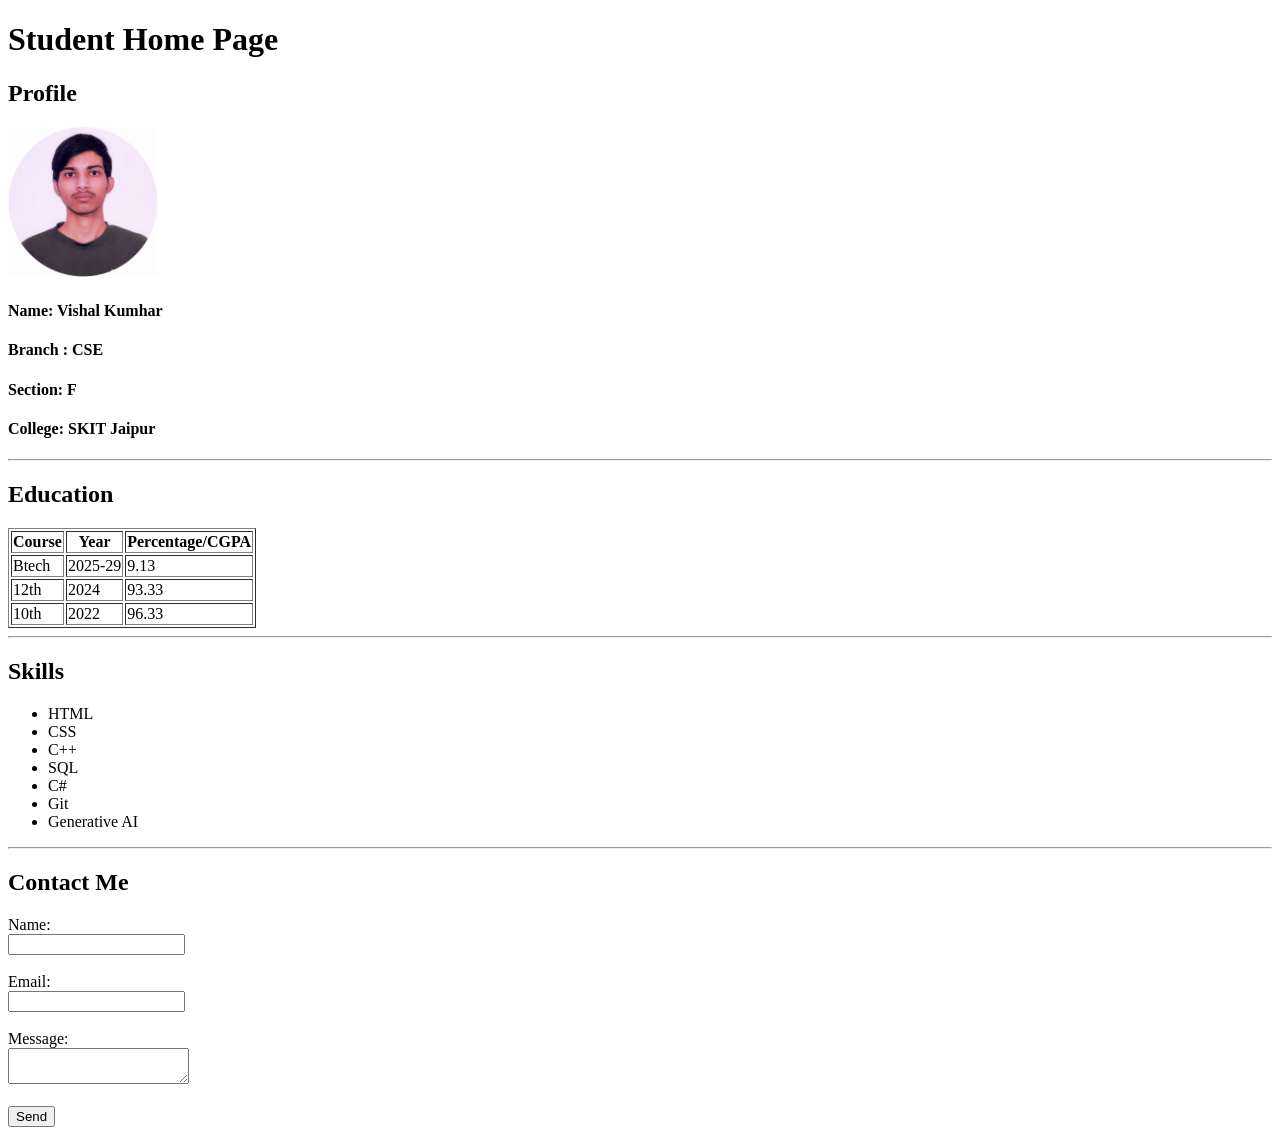
<file: 25ESKCS370/Day1/index.html>
<!DOCTYPE html>
<html lang="en">
<head>
    <meta charset="UTF-8">
    <meta name="viewport" content="width=device-width, initial-scale=1.0">
    <title>My Details</title>
</head>
<body>

    <header>
        <h1>Student Home Page</h1>
    </header>

    <section>
        <h2>Profile</h2>

        <img src="profile.png" alt="Profile Picture" width="150">

        <h4>Name: Vishal Kumhar</h4>
        <h4>Branch : CSE</h4>
        <h4>Section: F</h4>
        <h4>College: SKIT Jaipur</h4>
        
    </section>

    <hr>

    <section>
        <h2>Education</h2>
        <table border="1">
         <tr>
            <th>Course</th>
            <th>Year</th>
            <th>Percentage/CGPA</th>
         </tr>
         <tr>
            <td>Btech</td>
            <td>2025-29</td>
            <td>9.13</td>
         </tr>
         <tr>
            <td>12th</td>
            <td>2024</td>
            <td>93.33</td>
         </tr>
         <tr>
            <td>10th</td>
            <td>2022</td>
            <td>96.33</td>
         </tr>
        </table>
        
    </section>

    <hr>

    <section>
        <h2>Skills</h2>

        <ul>
            <li>HTML</li>
            <li>CSS</li>
            <li>C++</li>
            <li>SQL</li>
            <li>C#</li>
            <li>Git</li>
            <li>Generative AI</li>
        </ul>
    </section>

    <hr>

    <section>
        <h2>Contact Me</h2>

        <form>
            <label for="name">Name:</label><br>
            <input type="text" id="name" name="name" required>

            <br><br>

            <label for="email">Email:</label><br>
            <input type="email" id="email" name="email" required>

            <br><br>

            <label for="message">Message:</label><br>
            <textarea id="message" name="message"></textarea>

            <br><br>

            <input type="submit" value="Send">
        </form>
    </section>

</body>
</html>
</file>
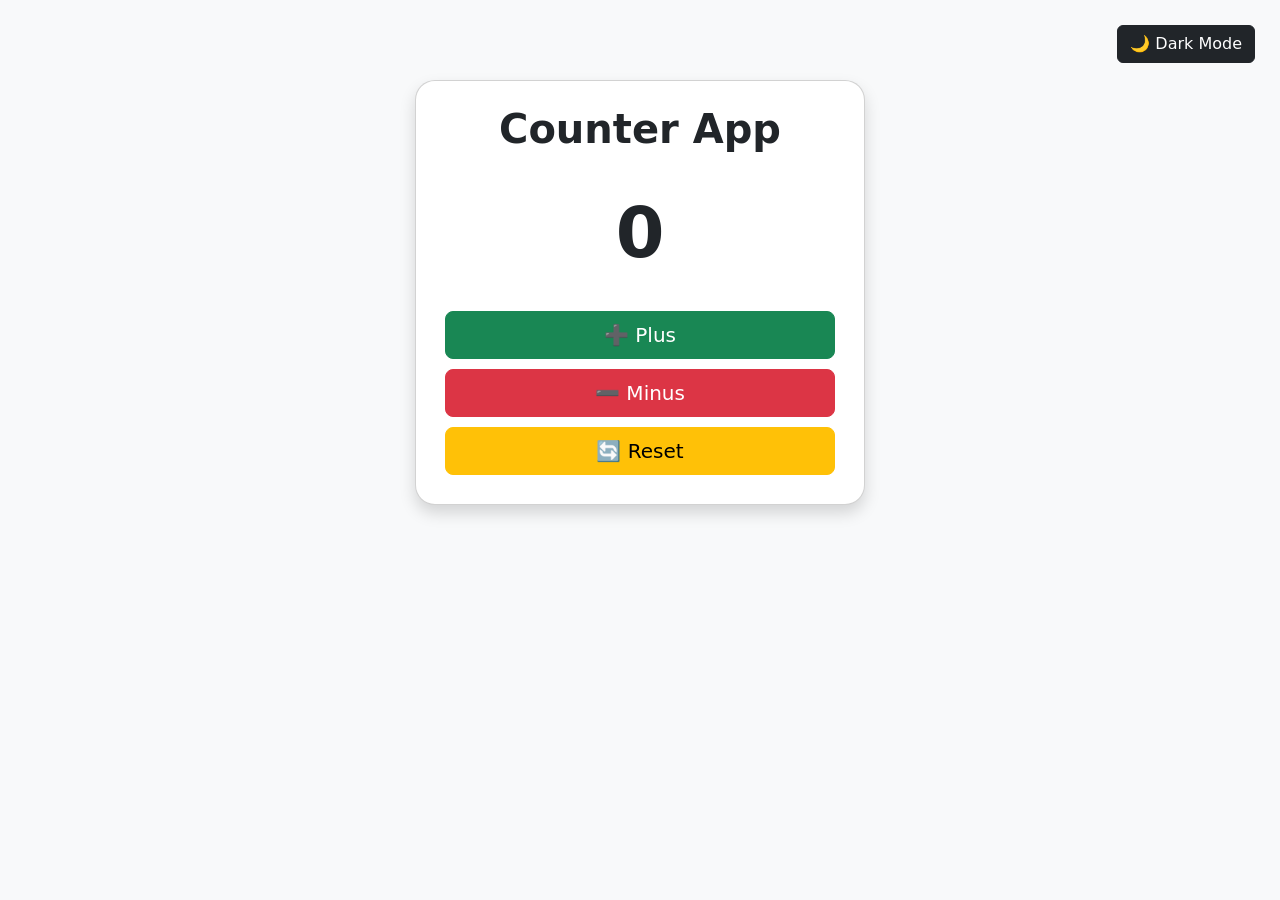
<file: 25ESKCS370/Day4/index.html>
<!DOCTYPE html>
<html lang="en">
<head>
    <meta charset="UTF-8">
    <meta name="viewport" content="width=device-width, initial-scale=1.0">
    <title>Dark/Light Mode & Counter</title>

    <!-- Bootstrap CSS -->
    <link href="https://cdn.jsdelivr.net/npm/bootstrap@5.3.3/dist/css/bootstrap.min.css" rel="stylesheet">

    <style>
        body{
            transition: 0.4s;
            background:#f8f9fa;
            color:#212529;
        }

        .dark-mode{
            background:#121212;
            color:white;
        }

        .card{
            max-width:450px;
            margin:auto;
            margin-top:80px;
            border-radius:20px;
            transition:0.4s;
        }

        .dark-mode .card{
            background:#1f1f1f;
            color:white;
            box-shadow:0 0 15px rgba(255,255,255,0.2);
        }

        h1{
            font-weight:bold;
        }

        #count{
            font-size:70px;
            font-weight:bold;
            margin:20px 0;
        }

        .btn{
            margin:5px;
        }

        .mode-btn{
            position:absolute;
            top:20px;
            right:20px;
        }
    </style>
</head>

<body>

<button id="modeBtn" class="btn btn-dark mode-btn">
    🌙 Dark Mode
</button>

<div class="container">

    <div class="card shadow p-4 text-center">

        <h1>Counter App</h1>

        <div id="count">0</div>

        <button id="plus" class="btn btn-success btn-lg">
            ➕ Plus
        </button>

        <button id="minus" class="btn btn-danger btn-lg">
            ➖ Minus
        </button>

        <button id="reset" class="btn btn-warning btn-lg">
            🔄 Reset
        </button>

    </div>

</div>

<!-- jQuery -->
<script src="https://code.jquery.com/jquery-3.7.1.min.js"></script>

<!-- Bootstrap JS -->
<script src="https://cdn.jsdelivr.net/npm/bootstrap@5.3.3/dist/js/bootstrap.bundle.min.js"></script>

<script>

$(document).ready(function(){

    let count = 0;

    // Increase
    $("#plus").click(function(){
        count++;
        $("#count").fadeOut(100,function(){
            $(this).text(count).fadeIn(100);
        });
    });

    // Decrease
    $("#minus").click(function(){
        count--;
        $("#count").fadeOut(100,function(){
            $(this).text(count).fadeIn(100);
        });
    });

    // Reset
    $("#reset").click(function(){
        count = 0;
        $("#count").fadeOut(100,function(){
            $(this).text(count).fadeIn(100);
        });
    });

    // Dark / Light Mode
    $("#modeBtn").click(function(){

        $("body").toggleClass("dark-mode");

        if($("body").hasClass("dark-mode")){
            $(this)
                .removeClass("btn-dark")
                .addClass("btn-light")
                .text("☀️ Light Mode");
        }
        else{
            $(this)
                .removeClass("btn-light")
                .addClass("btn-dark")
                .text("🌙 Dark Mode");
        }

    });

});

</script>

</body>
</html>
</file>
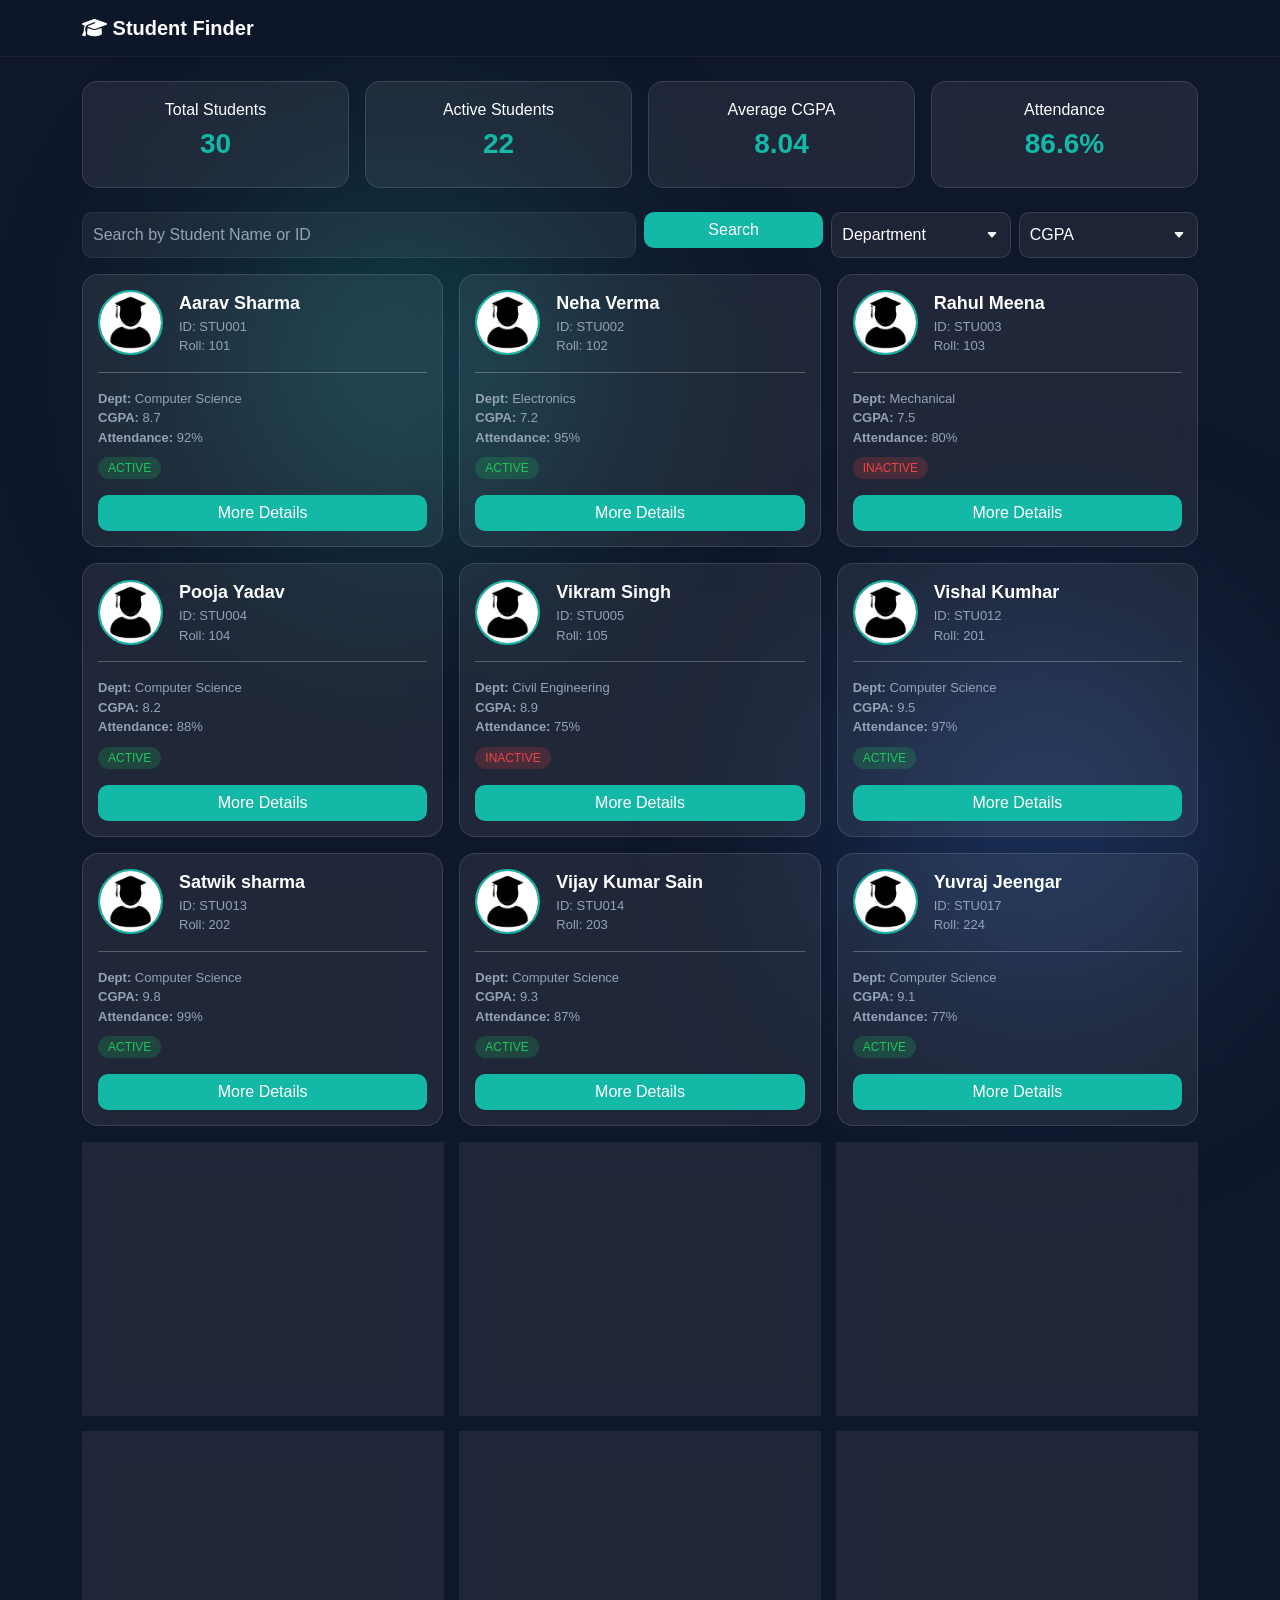
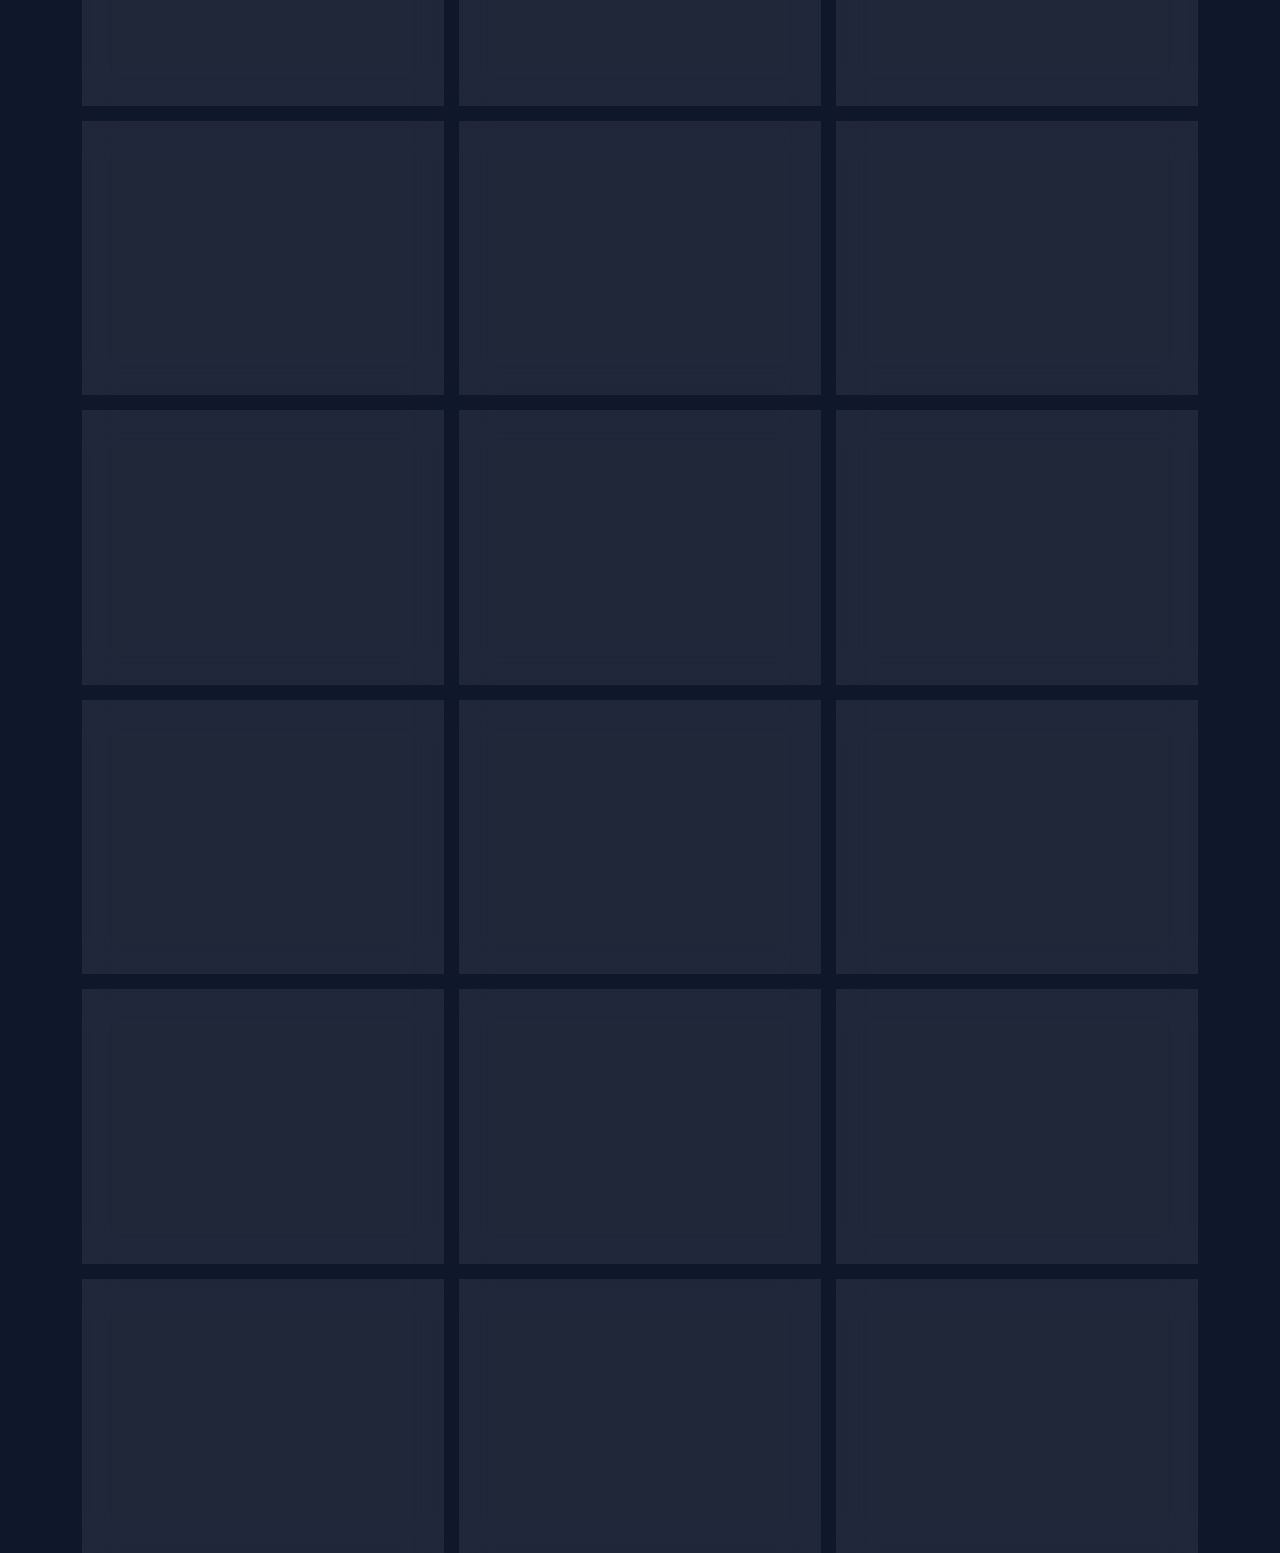
<file: 25ESKCS370/Day5/index.html>
<!DOCTYPE html>
<html lang="en">
<head>
  <meta charset="UTF-8" />
  <meta name="viewport" content="width=device-width, initial-scale=1.0"/>
  <title>University Student Portal</title>

  <!-- Bootstrap -->
  <link href="https://cdn.jsdelivr.net/npm/bootstrap@5.3.3/dist/css/bootstrap.min.css" rel="stylesheet">

  <!-- Icons -->
  <link rel="stylesheet" href="https://cdnjs.cloudflare.com/ajax/libs/font-awesome/6.5.0/css/all.min.css">

  <!-- Custom CSS -->
  <link rel="stylesheet" href="style.css">

  <!-- jQuery -->
  <script src="https://code.jquery.com/jquery-3.7.1.min.js"></script>

  <!-- Bootstrap JS -->
  <script src="https://cdn.jsdelivr.net/npm/bootstrap@5.3.3/dist/js/bootstrap.bundle.min.js"></script>
</head>

<body>

<!-- ================= NAVBAR ================= -->
<nav class="navbar navbar-dark bg-navy shadow-sm">
  <div class="container">
    <span class="navbar-brand fw-bold">
      <i class="fa fa-graduation-cap"></i> Student Finder
    </span>
  </div>
</nav>

<!-- ================= STATS ================= -->
<div class="container my-4">
  <div class="row g-3">

    <div class="col-md-3">
      <div class="stat-card text-center">
        <h6>Total Students</h6>
        <h3 id="totalStudents">0</h3>
      </div>
    </div>

    <div class="col-md-3">
      <div class="stat-card text-center">
        <h6>Active Students</h6>
        <h3 id="activeStudents">0</h3>
      </div>
    </div>

    <div class="col-md-3">
      <div class="stat-card text-center">
        <h6>Average CGPA</h6>
        <h3 id="avgCgpa">0</h3>
      </div>
    </div>

    <div class="col-md-3">
      <div class="stat-card text-center">
        <h6>Attendance</h6>
        <h3 id="avgAttendance">0%</h3>
      </div>
    </div>

  </div>
</div>

<!-- ================= SEARCH SECTION ================= -->
<div class="container my-3">

  <div class="row g-2">

    <!-- SEARCH (NAME + ID ONLY) -->
    <div class="col-md-6">
      <input type="text" id="searchBox" class="form-control"
        placeholder="Search by Student Name or ID">
    </div>

    <!-- SEARCH BUTTON -->
    <div class="col-md-2">
      <button id="searchBtn" class="btn btn-info w-100">
        Search
      </button>
    </div>

    <!-- DEPARTMENT FILTER -->
    <div class="col-md-2">
      <select id="departmentFilter" class="form-select">
        <option value="">Department</option>
      </select>
    </div>

    <!-- CGPA FILTER -->
    <div class="col-md-2">
      <select id="cgpaFilter" class="form-select">
        <option value="">CGPA</option>
        <option value="9">9.0+</option>
        <option value="8">8.0+</option>
        <option value="7">7.0+</option>
        <option value="6">6.0+</option>
      </select>
    </div>

  </div>
</div>

<!-- ================= STUDENT LIST ================= -->
<div class="container">
  <div class="row g-3" id="studentContainer"></div>
</div>

<!-- ================= MODAL ================= -->
<div class="modal fade" id="studentModal">
  <div class="modal-dialog modal-lg">
    <div class="modal-content">

      <div class="modal-header bg-dark text-white">
        <h5 class="modal-title">Student Profile</h5>
        <button class="btn-close btn-close-white" data-bs-dismiss="modal"></button>
      </div>

      <div class="modal-body" id="modalBody"></div>

    </div>
  </div>
</div>

<!-- ================= SCRIPT ================= -->
<script src="script.js"></script>

</body>
</html>
</file>
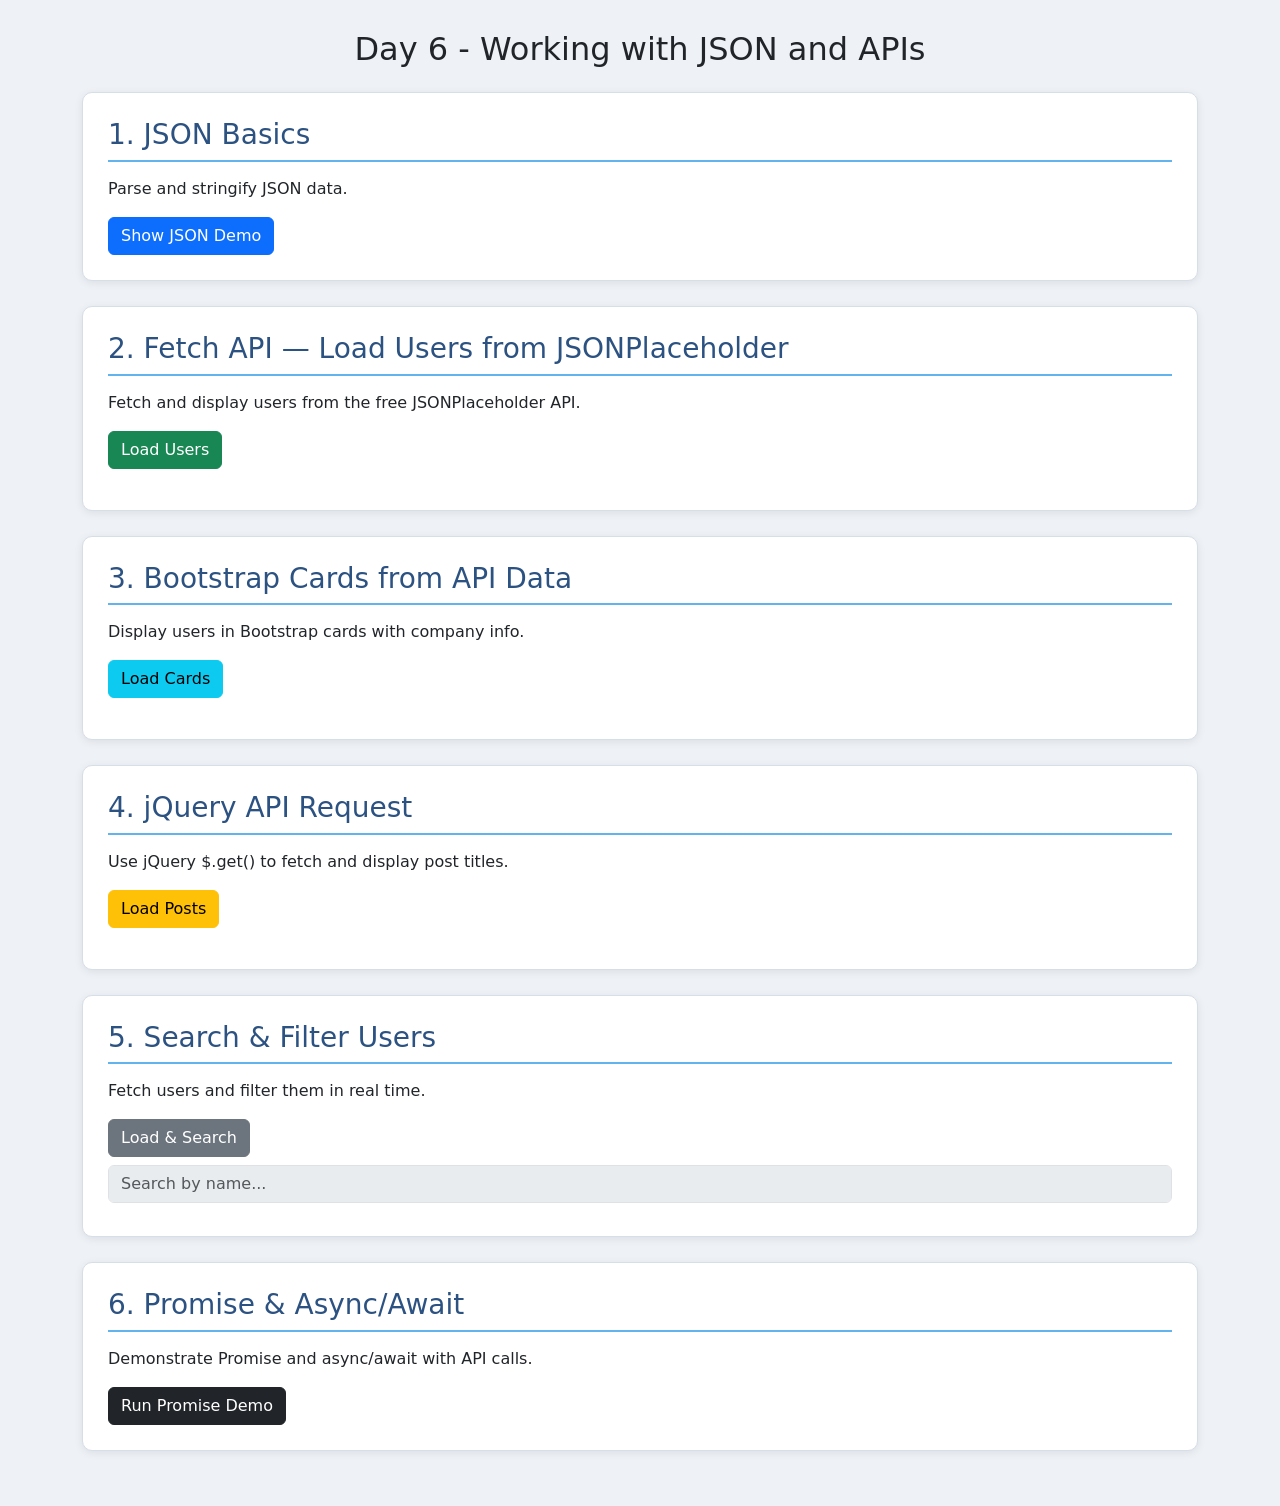
<file: 25ESKCS370/Day6/index.html>
<!DOCTYPE html>
<html lang="en">
<head>
    <meta charset="UTF-8">
    <meta name="viewport" content="width=device-width, initial-scale=1.0">
    <title>Working with JSON and APIs - Day 6</title>
    <link href="https://cdn.jsdelivr.net/npm/bootstrap@5.3.3/dist/css/bootstrap.min.css" rel="stylesheet">
    <script src="https://code.jquery.com/jquery-3.7.1.min.js"></script>
 <style>
    body{
    background:#eef2f7;
    padding:30px;
}

.demo-box{
    background:#ffffff;
    border:1px solid #d6dee8;
    border-radius:10px;
    padding:25px;
    margin-bottom:25px;
    box-shadow:0 2px 8px rgba(0,0,0,0.08);
}

.demo-box h3{
    color:#2c5282;
    margin-bottom:15px;
    border-bottom:2px solid #63b3ed;
    padding-bottom:8px;
}

.user-card{
    background:#f8fbff;
    border-left:4px solid #3182ce;
    padding:12px;
    margin-bottom:8px;
    border-radius:4px;
}

.loading{
    color:#2b6cb0;
    font-style:italic;
}

.error-msg{
    color:#d32f2f;
}

.post-card{
    background:#ffffff;
    border:1px solid #d9e2ec;
    padding:15px;
    margin-bottom:10px;
    border-radius:8px;
}

.post-card h6{
    color:#2c5282;
}

.json-output{
    background:#f4f6f9;
    color:#2d3748;
    border:1px solid #d6dee8;
    padding:15px;
    border-radius:8px;
    font-family:Consolas, monospace;
    font-size:13px;
    max-height:200px;
    overflow-y:auto;
}
</style>
</head>
<body>
    <div class="container">
        <h2 class="text-center mb-4">Day 6 - Working with JSON and APIs</h2>

        <!-- Section 1: JSON Basics -->
        <div class="demo-box">
            <h3>1. JSON Basics</h3>
            <p>Parse and stringify JSON data.</p>
            <button class="btn btn-primary" onclick="showJsonBasics()">Show JSON Demo</button>
            <div id="jsonDemo" class="json-output mt-2" style="display:none;"></div>
        </div>

        <!-- Section 2: Fetch API - Load Users -->
        <div class="demo-box">
            <h3>2. Fetch API — Load Users from JSONPlaceholder</h3>
            <p>Fetch and display users from the free JSONPlaceholder API.</p>
            <button class="btn btn-success" onclick="loadUsers()">Load Users</button>
            <div id="loadingUsers" class="loading mt-2" style="display:none;">Loading users...</div>
            <div id="usersContainer" class="mt-3"></div>
        </div>

        <!-- Section 3: Bootstrap Cards from API -->
        <div class="demo-box">
            <h3>3. Bootstrap Cards from API Data</h3>
            <p>Display users in Bootstrap cards with company info.</p>
            <button class="btn btn-info" onclick="loadCards()">Load Cards</button>
            <div id="loadingCards" class="loading mt-2" style="display:none;">Loading cards...</div>
            <div id="cardsContainer" class="row mt-3"></div>
        </div>

        <!-- Section 4: jQuery API Request -->
        <div class="demo-box">
            <h3>4. jQuery API Request</h3>
            <p>Use jQuery $.get() to fetch and display post titles.</p>
            <button class="btn btn-warning" onclick="loadPosts()">Load Posts</button>
            <div id="loadingPosts" class="loading mt-2" style="display:none;">Loading posts...</div>
            <div id="postsContainer" class="mt-3"></div>
        </div>

        <!-- Section 5: Search Filter with API Data -->
        <div class="demo-box">
            <h3>5. Search & Filter Users</h3>
            <p>Fetch users and filter them in real time.</p>
            <button class="btn btn-secondary" onclick="loadForSearch()">Load & Search</button>
            <input type="text" id="searchUsers" class="form-control mt-2 mb-2" placeholder="Search by name..." disabled>
            <div id="searchContainer" class="mt-2"></div>
        </div>

        <!-- Section 6: Promise & Async/Await -->
        <div class="demo-box">
            <h3>6. Promise & Async/Await</h3>
            <p>Demonstrate Promise and async/await with API calls.</p>
            <button class="btn btn-dark" onclick="runPromiseDemo()">Run Promise Demo</button>
            <div id="promiseOutput" class="json-output mt-2" style="display:none;"></div>
        </div>
    </div>

    <script>
        // ===== SECTION 1: JSON Basics =====
        function showJsonBasics() {
            const student = {
                name: "Rahul Sharma",
                branch: "CSE",
                rollno: 42,
                marks: 90,
                active: true,
                skills: ["HTML", "CSS", "JavaScript", "PHP"]
            };
            const output = document.getElementById("jsonDemo");
            output.style.display = "block";
            output.innerHTML = `
Original Object:\n${JSON.stringify(student)}\n\n
Stringified (with formatting):\n${JSON.stringify(student, null, 2)}\n\n
Parsed back from JSON:\n${JSON.stringify(JSON.parse(JSON.stringify(student)))}\n\n
Accessing name: ${student.name}\n
First skill: ${student.skills[0]}
            `;
        }

        // ===== SECTION 2: Fetch API =====
        let usersData = [];
        function loadUsers() {
            document.getElementById("loadingUsers").style.display = "block";
            document.getElementById("usersContainer").innerHTML = "";
            fetch("https://jsonplaceholder.typicode.com/users")
                .then(res => {
                    if (!res.ok) throw new Error("Network error");
                    return res.json();
                })
                .then(data => {
                    usersData = data;
                    document.getElementById("loadingUsers").style.display = "none";
                    let html = "";
                    data.forEach(u => {
                        html += `<div class="user-card">
                            <strong>${u.name}</strong> — ${u.email}<br>
                            <small>Phone: ${u.phone} | Website: ${u.website}</small>
                        </div>`;
                    });
                    document.getElementById("usersContainer").innerHTML = html;
                })
                .catch(() => {
                    document.getElementById("loadingUsers").innerHTML = '<span class="error-msg">Failed to load users</span>';
                });
        }

        // ===== SECTION 3: Bootstrap Cards =====
        function loadCards() {
            document.getElementById("loadingCards").style.display = "block";
            fetch("https://jsonplaceholder.typicode.com/users")
                .then(res => res.json())
                .then(data => {
                    document.getElementById("loadingCards").style.display = "none";
                    let html = "";
                    data.forEach(u => {
                        html += `
                        <div class="col-md-4 mb-3">
                            <div class="card h-100 shadow-sm">
                                <div class="card-body">
                                    <h5 class="card-title">${u.name}</h5>
                                    <p class="card-text">
                                        <strong>Email:</strong> ${u.email}<br>
                                        <strong>Company:</strong> ${u.company.name}<br>
                                        <strong>City:</strong> ${u.address.city}
                                    </p>
                                </div>
                                <div class="card-footer bg-transparent">
                                    <a href="mailto:${u.email}" class="btn btn-sm btn-outline-primary">Contact</a>
                                </div>
                            </div>
                        </div>`;
                    });
                    document.getElementById("cardsContainer").innerHTML = html;
                });
        }

        // ===== SECTION 4: jQuery API =====
        function loadPosts() {
            document.getElementById("loadingPosts").style.display = "block";
            $.get("https://jsonplaceholder.typicode.com/posts", function(data) {
                document.getElementById("loadingPosts").style.display = "none";
                let html = "";
                data.slice(0, 10).forEach(p => {
                    html += `<div class="post-card">
                        <h6>${p.title}</h6>
                        <small class="text-muted">${p.body.substring(0, 100)}...</small>
                    </div>`;
                });
                document.getElementById("postsContainer").innerHTML = html;
            });
        }

        // ===== SECTION 5: Search =====
        function loadForSearch() {
            document.getElementById("searchUsers").disabled = false;
            document.getElementById("searchUsers").focus();
            fetch("https://jsonplaceholder.typicode.com/users")
                .then(res => res.json())
                .then(data => {
                    usersData = data;
                    renderSearch(data);
                });
            document.getElementById("searchUsers").addEventListener("keyup", function() {
                const val = this.value.toLowerCase();
                const filtered = usersData.filter(u => u.name.toLowerCase().includes(val));
                renderSearch(filtered);
            });
        }

        function renderSearch(data) {
            let html = "";
            data.forEach(u => {
                html += `<div class="user-card">
                    <strong>${u.name}</strong> — ${u.company.name}<br>
                    <small>${u.email} | ${u.phone}</small>
                </div>`;
            });
            document.getElementById("searchContainer").innerHTML = html;
        }

        // ===== SECTION 6: Promise & Async/Await =====
        async function runPromiseDemo() {
            const output = document.getElementById("promiseOutput");
            output.style.display = "block";
            output.innerHTML = "Running Promise demo...\n";

            // Promise example
            const promise = new Promise((resolve) => {
                setTimeout(() => resolve("Promise resolved after 1 second!"), 1000);
            });
            const result = await promise;
            output.innerHTML += `\n✓ ${result}\n`;

            // Async fetch example
            try {
                output.innerHTML += `\nFetching posts with async/await...\n`;
                const res = await fetch("https://jsonplaceholder.typicode.com/posts");
                const posts = await res.json();
                output.innerHTML += `\n✓ Fetched ${posts.length} posts successfully!\n`;
                output.innerHTML += `\nFirst post: "${posts[0].title}"`;
            } catch (err) {
                output.innerHTML += `\n✗ Error: ${err.message}`;
            }
        }
    </script>
</body>
</html>
</file>
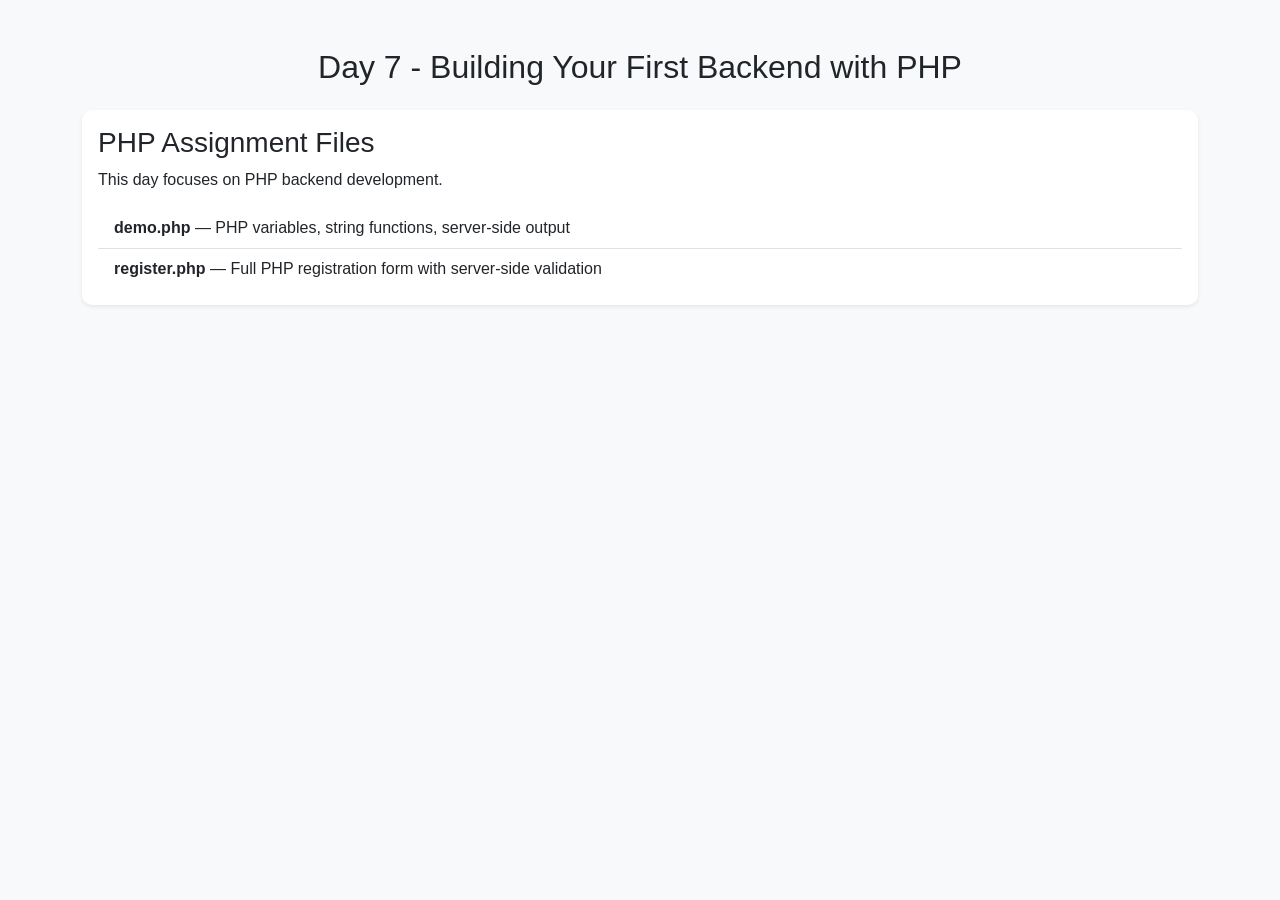
<file: 25ESKCS370/Day7/index.html>
<!DOCTYPE html>
<html lang="en">
<head>
    <meta charset="UTF-8">
    <meta name="viewport" content="width=device-width, initial-scale=1.0">
    <title><?= $pageTitle ?></title>

    <link href="https://cdn.jsdelivr.net/npm/bootstrap@5.3.3/dist/css/bootstrap.min.css" rel="stylesheet">

    <style>
        body{
            background:#f7f9fc;
            font-family:'Segoe UI',sans-serif;
        }

        .navbar{
            background:#2c3e50 !important;
        }

        .card{
            border:none;
            border-radius:10px;
            box-shadow:0 4px 12px rgba(0,0,0,.08);
            transition:.3s;
        }

        .card:hover{
            transform:translateY(-2px);
        }

        .badge{
            border-radius:20px;
        }

        footer{
            background:#2c3e50 !important;
        }
    </style>
</head>
<body class="bg-light">
    <div class="container mt-5">
        <h2 class="text-center mb-4">Day 7 - Building Your First Backend with PHP</h2>
        <div class="card shadow-sm">
            <div class="card-body">
                <h3>PHP Assignment Files</h3>
                <p>This day focuses on PHP backend development.</p>
                <ul class="list-group list-group-flush mt-3">
                    <li class="list-group-item">
                        <strong>demo.php</strong> — PHP variables, string functions, server-side output
                    </li>
                    <li class="list-group-item">
                        <strong>register.php</strong> — Full PHP registration form with server-side validation
                    </li>
                </ul>
                
            </div>
        </div>
    </div>
</body>
</html>
</file>
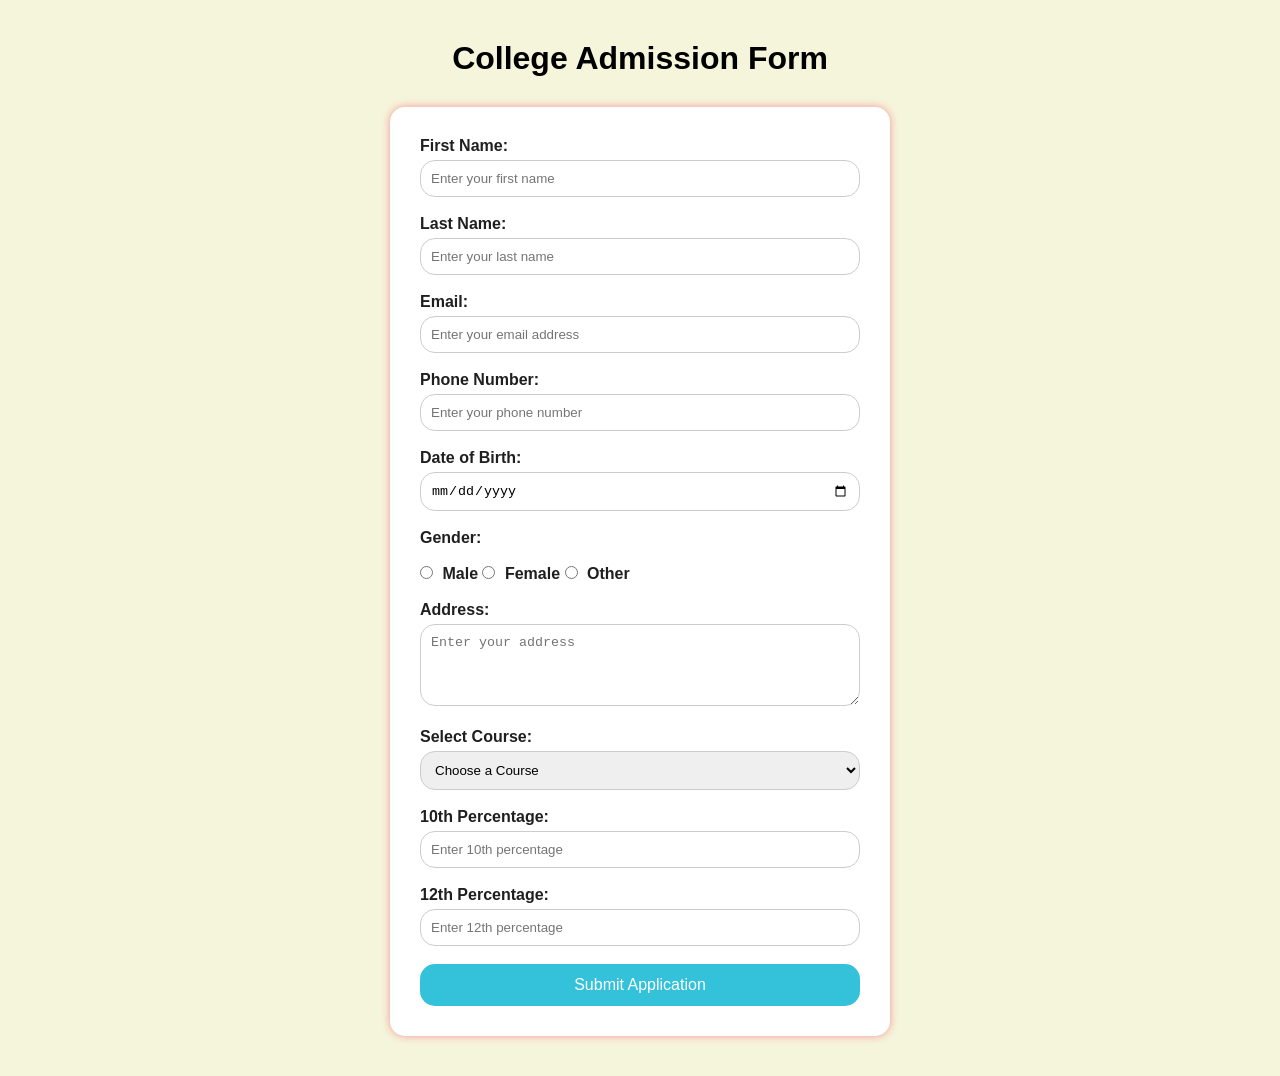
<file: 25ESKCS370/Day2/AdmissionForm/admission.html>
<!DOCTYPE html>
<html lang="en">
<head>
    <meta charset="UTF-8">
    <meta name="viewport" content="width=device-width, initial-scale=1.0">
    <title>College Admission Form</title>
    <link rel="stylesheet" href="style.css">
</head>
<body>

    <h1>College Admission Form</h1>

    <form>

        <label for="fname">First Name:</label>
        <input type="text" id="fname" name="fname"
               placeholder="Enter your first name" required>
        <br><br>

        <label for="lname">Last Name:</label>
        <input type="text" id="lname" name="lname"
               placeholder="Enter your last name" required>
        <br><br>

        <label for="email">Email:</label>
        <input type="email" id="email" name="email"
               placeholder="Enter your email address" required>
        <br><br>

        <label for="phone">Phone Number:</label>
        <input type="tel" id="phone" name="phone"
               placeholder="Enter your phone number" required>
        <br><br>

        <label for="dob">Date of Birth:</label>
        <input type="date" id="dob" name="dob" required>
        <br><br>

        <p>Gender:</p><br>

        <input type="radio" id="male" name="gender"
               value="male" required>
        <label for="male">Male</label>

        <input type="radio" id="female" name="gender"
               value="female">
        <label for="female">Female</label>

        <input type="radio" id="other" name="gender"
               value="other">
        <label for="other">Other</label>
        <br><br>

        <label for="address">Address:</label><br>
        <textarea id="address" name="address"
                  rows="4" cols="30"
                  placeholder="Enter your address"
                  required></textarea>
        <br><br>

        <label for="course">Select Course:</label>
        <select id="course" name="course" required>
            <option value="">Choose a Course</option>
            <option value="cse">Computer Science Engineering</option>
            <option value="civil">Civil Engineering</option>
            <option value="mechanical">Mechanical Engineering</option>
            <option value="ece">Electronics and Communication Engineering</option>
            <option value="eee">Electrical and Electronics Engineering</option>
        </select>
        <br><br>

        <label for="tenth">10th Percentage:</label>
        <input type="number" id="tenth" name="tenth"
               placeholder="Enter 10th percentage"
               min="0" max="100" required>
        <br><br>

        <label for="twelfth">12th Percentage:</label>
        <input type="number" id="twelfth" name="twelfth"
               placeholder="Enter 12th percentage"
               min="0" max="100" required>
        <br><br>

        <input type="submit" value="Submit Application">

    </form>

</body>
</html>
</file>
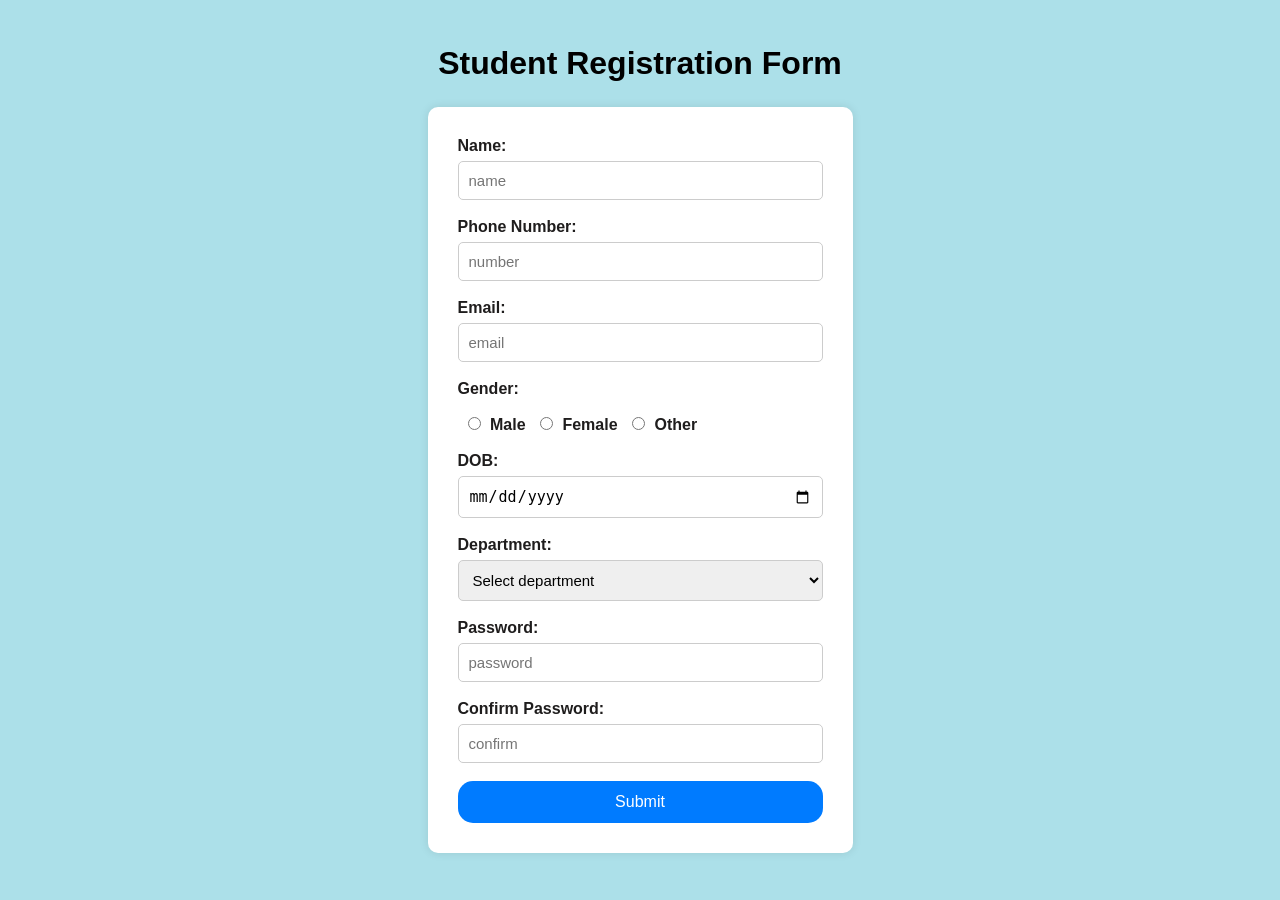
<file: 25ESKCS370/Day2/RegistrationForm/registration.html>
<!DOCTYPE html>
<html lang="en">
<head>
    <link rel="stylesheet" href="style.css">
    <meta charset="UTF-8">
    <meta name="viewport" content="width=device-width, initial-scale=1.0">
    <title>Registration Form</title>
    <link rel="icon" type="image/x-icon" href="checklist.png">
</head>
<body>
    <header>
        <h1>Student Registration Form</h1>
    </header>
    <form>
        <label for="student">Name:</label>
        <input type="text" id="student" name="student" placeholder="name" required><br><br>

        <label for="phone">Phone Number:</label>
        <input type="tel" id="phone" name="phoneno" placeholder="number"><br><br>

        <label for="email">Email:</label>
        <input type="email" id="email" name="email" placeholder="email"><br><br>

        <p>Gender:</p><br>
        <input type="radio" id="male" name="gender" value="male" required>
        <label for="male">Male</label>
         <input type="radio" id="female" name="gender" value="female">
        <label for="female">Female</label>
         <input type="radio" id="other" name="gender" value="other">
        <label for="other">Other</label><br><br>

        <label for="dob">DOB: </label>
        <input type="date" id="dob" name="dob" ><br><br>
        
        <label for="department">Department:</label>
        <select id="department" name="department" required>
            <option value="">Select department</option>
         <option value="cse">CSE</option>
         <option value="civil">Civil</option>
         <option value="mechanical">Mechanical</option>
         <option value="ece">ECE</option>
         <option value="eee">EEE</option>
        </select>
         <br><br>
        <label id="psswd">Password:</label>
        <input type="password" id="psswd" name="pswd" placeholder="password" required>
        <br><br>

        <label id="psswd1">Confirm Password:</label>
        <input type="password" id="psswd1" name="pswd1" placeholder="confirm" required>
         <br><br>

        <input type="submit" value="Submit">


    </form>

</body>
</html>
</file>
<file: 25ESKCS370/Day5/style.css>
/* ================= ROOT ================= */
:root {
  --navy: #0f172a;
  --teal: #14b8a6;
  --white: #ffffff;
  --muted: #94a3b8;
}

/* ================= GLOBAL ================= */
body {
  margin: 0;
  font-family: "Segoe UI", sans-serif;
  background: var(--navy);
  color: white;
  overflow-x: hidden;
}

/* ================= BACKGROUND GLOW ================= */
body::before,
body::after {
  content: "";
  position: fixed;
  width: 550px;
  height: 550px;
  filter: blur(100px);
  z-index: -1;
  animation: float 15s infinite alternate ease-in-out;
}

body::before {
  background: radial-gradient(circle, rgba(20,184,166,0.35), transparent 70%);
  top: 10%;
  left: 10%;
}

body::after {
  background: radial-gradient(circle, rgba(59,130,246,0.35), transparent 70%);
  top: 60%;
  left: 60%;
}

@keyframes float {
  from { transform: translate(0,0) scale(1); }
  to { transform: translate(80px,-70px) scale(1.2); }
}

/* ================= NAVBAR ================= */
.bg-navy {
  background: rgba(15, 23, 42, 0.85) !important;
  backdrop-filter: blur(12px);
  border-bottom: 1px solid rgba(255,255,255,0.05);
}

/* ================= STAT CARDS ================= */
.stat-card {
  background: rgba(255,255,255,0.07);
  border: 1px solid rgba(255,255,255,0.12);
  border-radius: 15px;
  padding: 18px;
  backdrop-filter: blur(14px);
  transition: 0.3s ease;
}

.stat-card:hover {
  transform: translateY(-6px);
  box-shadow: 0 12px 35px rgba(20,184,166,0.25);
}

.stat-card h3 {
  color: var(--teal);
  font-weight: bold;
}

/* ================= INPUTS ================= */
.form-control,
.form-select {
  background-color: rgba(255,255,255,0.06) !important;
  border: 1px solid rgba(255,255,255,0.12) !important;
  color: white !important;
  border-radius: 10px !important;
  padding: 10px;
}

/* placeholder */
.form-control::placeholder {
  color: var(--muted);
}

/* focus */
.form-control:focus,
.form-select:focus {
  border-color: var(--teal) !important;
  box-shadow: 0 0 0 0.25rem rgba(20,184,166,0.25) !important;
  background-color: rgba(255,255,255,0.1) !important;
  color: white !important;
}

/* ================= SELECT FIX (IMPORTANT) ================= */
.form-select {
  appearance: none;
  -webkit-appearance: none;
  -moz-appearance: none;

  background-image: url("data:image/svg+xml,%3Csvg xmlns='http://www.w3.org/2000/svg' fill='%23ffffff' viewBox='0 0 16 16'%3E%3Cpath d='M7.247 11.14 2.451 5.658C1.885 5.013 2.345 4 3.204 4h9.592c.86 0 1.319 1.013.753 1.658L8.753 11.14a1 1 0 0 1-1.506 0z'/%3E%3C/svg%3E") !important;

  background-repeat: no-repeat;
  background-position: right 0.75rem center;
  background-size: 12px;
}

/* dropdown options (LIMITED but best possible) */
.form-select option {
  background-color: #0f172a !important;
  color: white !important;
}

/* ================= BUTTON ================= */
.btn-info {
  background: var(--teal);
  border: none;
  border-radius: 10px;
  color: white;
  font-weight: 500;
  transition: 0.3s;
}

.btn-info:hover {
  background: #0ea5a4;
  transform: scale(1.02);
}

/* ================= STUDENT CARD ================= */
.student-card {
  background: rgba(255,255,255,0.07);
  border: 1px solid rgba(255,255,255,0.12);
  border-radius: 16px;
  padding: 15px;
  backdrop-filter: blur(16px);
  transition: 0.3s ease;
  height: 100%;
}

.student-card:hover {
  transform: translateY(-8px);
  box-shadow: 0 18px 40px rgba(20,184,166,0.25);
}

/* ================= TEXT ================= */
.student-name {
  font-size: 18px;
  font-weight: bold;
}

.student-info {
  font-size: 13px;
  color: var(--muted);
}

/* ================= IMAGE ================= */
.student-img {
  width: 65px;
  height: 65px;
  border-radius: 50%;
  object-fit: cover;
  border: 2px solid var(--teal);
}

/* ================= STATUS ================= */
.status {
  padding: 4px 10px;
  border-radius: 20px;
  font-size: 12px;
}

.status.active {
  background: rgba(34,197,94,0.2);
  color: #22c55e;
}

.status.inactive {
  background: rgba(239,68,68,0.2);
  color: #ef4444;
}

/* ================= MODAL ================= */
.modal-content {
  background: #0f172a !important;
  color: white !important;
  border-radius: 15px;
  border: 1px solid rgba(255,255,255,0.08);
}

.modal-header {
  border-bottom: 1px solid rgba(255,255,255,0.08);
}

/* ================= RESPONSIVE ================= */
@media (max-width: 768px) {
  .student-card {
    text-align: center;
  }
}
</file>
<file: 25ESKCS370/Day2/AdmissionForm/style.css>
*{
    margin: 0;
    padding: 0;
    box-sizing: border-box;
}

body{
    font-family: Arial, sans-serif;
    background-color: #F5F5DC;
    padding: 40px;
}

h1{
    text-align: center;
    color: Black;
    margin-bottom: 30px;
}

form{
    width: 500px;
    margin: auto;
    background-color: white;
    padding: 30px;
    border-radius: 15px;
    box-shadow: 0px 0px 8px rgb(245, 149, 149);
}

label, p{
    font-weight: bold;
    color: #201f1f;
}

input[type="text"],
input[type="email"],
input[type="tel"],
input[type="date"],
input[type="number"],
textarea,
select{
    width: 100%;
    padding: 10px;
    margin-top: 5px;
    border: 1px solid #ccc;
    border-radius: 15px;
}

input[type="radio"]{
    margin-right: 5px;
}

input[type="submit"]{
    width: 100%;
    padding: 12px;
    background-color: #34c2db;
    color: white;
    border: none;
    border-radius: 15px;
    cursor: pointer;
    font-size: 16px;
}


input[type="submit"]:hover{
    background-color: #65c459;
}

input:hover,
textarea:hover,
select:hover{
    border-color: #6c8ebf;
}


input:focus,
textarea:focus,
select:focus{
    outline: none;
    border-color: #5577aa;
}
</file>
<file: 25ESKCS370/Day2/RegistrationForm/style.css>
* {
    margin: 0;
    padding: 0;
    box-sizing: border-box;
}

body {
    font-family: Arial, sans-serif;
    background-color: rgb(172, 224, 233);
    display: flex;
    flex-direction: column;
    align-items: center;
    padding: 45px;
}


header h1 {
    color: black;
    margin-bottom: 25px;
}


form {
    background-color: white;
    padding: 30px;
    width: 425px;
    border-radius: 10px;
    box-shadow: 0 0 10px rgba(0, 0, 0, 0.1);
}


label,
p {
    font-weight: bold;
    color: #1f1d1d;
}

input[type="text"],
input[type="tel"],
input[type="email"],
input[type="password"],
input[type="date"],
select {
    width: 100%;
    padding: 10px;
    margin-top: 6px;
    border: 1px solid #ccc;
    border-radius: 5px;
    font-size: 15px;
}


input[type="radio"] {
    margin-right: 5px;
    margin-left: 10px;
}


input[type="submit"] {
    width: 100%;
    padding: 12px;
    background-color: #007BFF;
    color: white;
    border: none;
    border-radius: 15px;
    font-size: 16px;
    cursor: pointer;
}

/* Hover effect */
input[type="submit"]:hover {
    background-color: #0056b3;
}


input:focus,
select:focus {
    outline: none;
    border-color: #007BFF;
}
</file>
